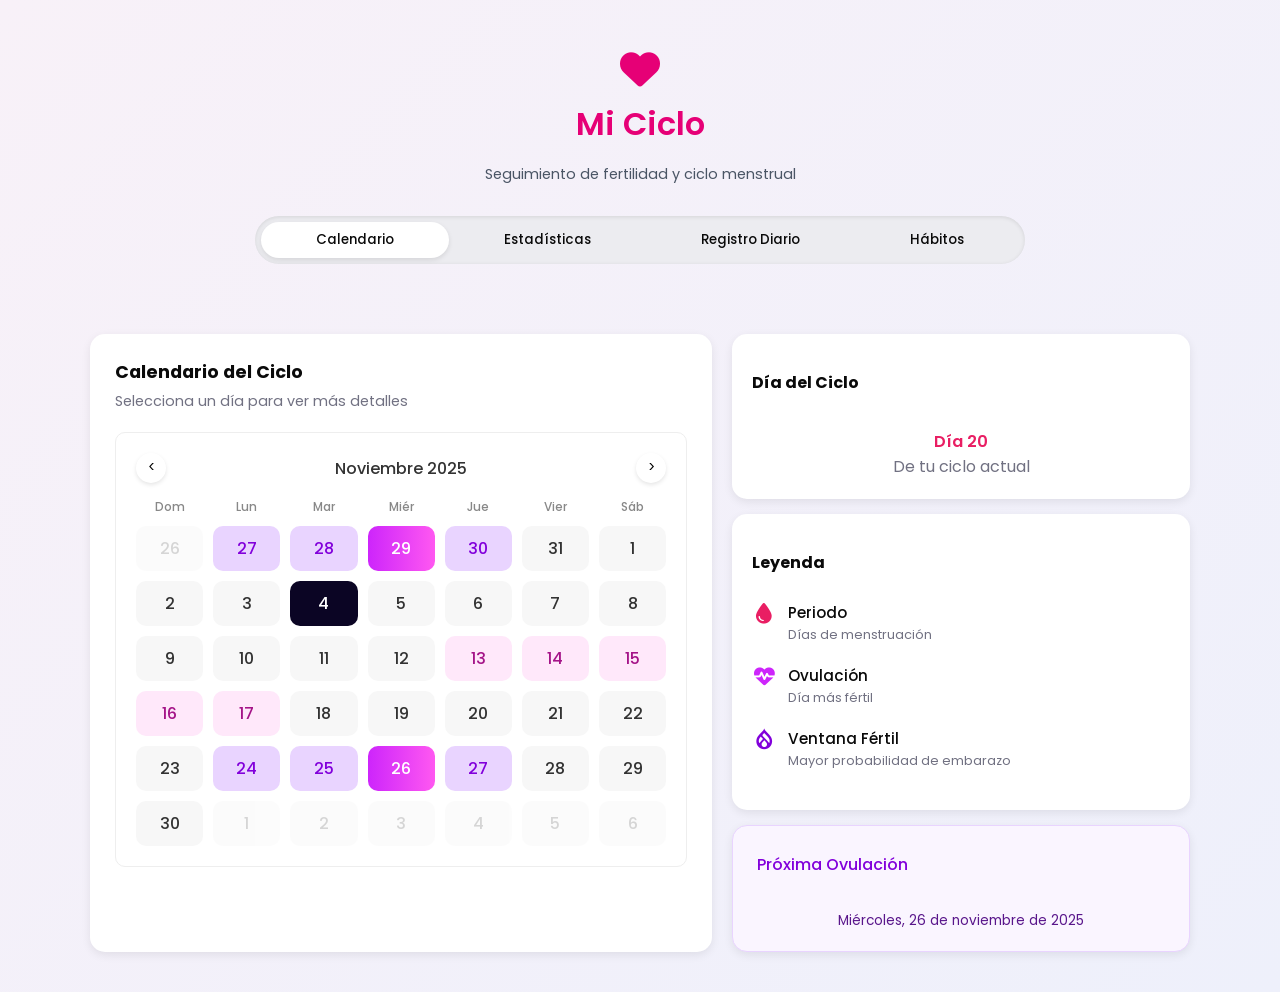
<file: index.html>
<!DOCTYPE html>
<html lang="es">
<head>
  <meta charset="UTF-8">
  <meta name="viewport" content="width=device-width, initial-scale=1.0">
  <title>Mi Ciclo - App de Fertilidad</title>
  <link rel="stylesheet" href="styles.css">
  <link href="https://fonts.googleapis.com/css2?family=Poppins:wght@400;500;600&display=swap" rel="stylesheet">
  <!-- Font Awesome para los iconos -->
  <link rel="stylesheet" href="https://cdnjs.cloudflare.com/ajax/libs/font-awesome/6.4.0/css/all.min.css">
   <link rel="icon" href="fertility-app/Images/heart-favicon.svg" type="image/svg+xml">
</head>
<body>

  <!-- ============================================ -->
  <!-- HEADER: Logo, título y navegación por tabs -->
  <!-- ============================================ -->
  <header class="header">
    <div class="logo">
      <div class="icono"><i class="fa-solid fa-heart" style="color: #e60076;"></i></div>
      <h1>Mi Ciclo</h1>
      <p>Seguimiento de fertilidad y ciclo menstrual</p>
    </div>

    <!-- Checkbox oculto para controlar el menú (solo CSS) -->
  <input type="checkbox" id="menu-toggle" class="menu-toggle">

    <!-- Botón hamburguesa (solo visible en móvil) -->
  <label for="menu-toggle" class="hamburger">
    <i class="fa-solid fa-bars"></i>
  </label>

    <!-- Navegación con tabs -->
    <nav class="tabs">
      <button class="active">Calendario</button>
      <button>Estadísticas</button>
      <button>Registro Diario</button>
      <button>Hábitos</button>
    </nav>
  </header>

  <!-- ============================================ -->
  <!-- CONTENEDOR PRINCIPAL: Layout de 2 columnas -->
  <!-- ============================================ -->
  <main class="contenedor">
    
    <!-- ============================================ -->
    <!-- COLUMNA IZQUIERDA: Calendario del ciclo -->
    <!-- ============================================ -->
    <section class="calendario">
      <h2>Calendario del Ciclo</h2>
      <p>Selecciona un día para ver más detalles</p>

      <div class="calendar-box">
        <!-- Encabezado del calendario con navegación -->
        <div class="calendar-header">
          <button>&lt;</button>
          <h3>Noviembre 2025</h3>
          <button>&gt;</button>
        </div>

        <!-- Encabezado con días de la semana -->
        <div class="calendar-weekdays">
          <div>Dom</div>
          <div>Lun</div>
          <div>Mar</div>
          <div>Miér</div>
          <div>Jue</div>
          <div>Vier</div>
          <div>Sáb</div>
        </div>

        <!-- Grid del calendario con todos los días del mes -->
        <!-- LÓGICA DEL CICLO:
             - Día 1 del ciclo: 16 de octubre (inicio menstruación)
             - Días 1-5: Período (16-20 octubre)
             - Día 11-15: Ventana fértil (26-30 octubre)
             - Día 14: Ovulación (29 octubre)
             - Día 20: HOY 4 de noviembre (día actual)
        -->
        <div class="calendar-grid">
          <!-- Semana 1: Final de octubre + inicio de noviembre -->
          <div class="dia muted">26</div>
          <div class="dia fertil">27</div>       <!-- Día 12: Ventana fértil -->
          <div class="dia fertil">28</div>       <!-- Día 13: Ventana fértil -->
          <div class="dia ovulacion">29</div>    <!-- Día 14: Ovulación -->
          <div class="dia fertil">30</div>       <!-- Día 15: Ventana fértil -->
          <div class="dia">31</div>              <!-- Día 16 -->
          <div class="dia">1</div>               <!-- Día 17 -->

          <!-- Semana 2 -->
          <div class="dia">2</div>               <!-- Día 18 -->
          <div class="dia">3</div>               <!-- Día 19 -->
          <div class="dia activo">4</div>        <!-- Día 20: HOY (día actual) -->
          <div class="dia">5</div>               <!-- Día 21 -->
          <div class="dia">6</div>               <!-- Día 22 -->
          <div class="dia">7</div>               <!-- Día 23 -->
          <div class="dia">8</div>               <!-- Día 24 -->

          <!-- Semana 3 -->
          <div class="dia">9</div>               <!-- Día 25 -->
          <div class="dia">10</div>              <!-- Día 26 -->
          <div class="dia">11</div>              <!-- Día 27 -->
          <div class="dia">12</div>              <!-- Día 28 -->
          <div class="dia periodo">13</div>      <!-- Día 1: Inicio nuevo ciclo -->
          <div class="dia periodo">14</div>      <!-- Día 2: Período -->
          <div class="dia periodo">15</div>      <!-- Día 3: Período -->

          <!-- Semana 4 -->
          <div class="dia periodo">16</div>      <!-- Día 4: Período -->
          <div class="dia periodo">17</div>      <!-- Día 5: Último día período -->
          <div class="dia">18</div>              <!-- Día 6 -->
          <div class="dia">19</div>              <!-- Día 7 -->
          <div class="dia">20</div>              <!-- Día 8 -->
          <div class="dia">21</div>              <!-- Día 9 -->
          <div class="dia">22</div>              <!-- Día 10 -->

          <!-- Semana 5 -->
          <div class="dia">23</div>              <!-- Día 11 -->
          <div class="dia fertil">24</div>       <!-- Día 12: Ventana fértil -->
          <div class="dia fertil">25</div>       <!-- Día 13: Ventana fértil -->
          <div class="dia ovulacion">26</div>    <!-- Día 14: Próxima ovulación -->
          <div class="dia fertil">27</div>       <!-- Día 15: Ventana fértil -->
          <div class="dia">28</div>              <!-- Día 16 -->
          <div class="dia">29</div>              <!-- Día 17 -->

          <!-- Semana 6: Final de noviembre + inicio de diciembre -->
          <div class="dia">30</div>              <!-- Día 18 -->
          <div class="dia muted">1</div>         <!-- Día 19 -->
          <div class="dia muted">2</div>         <!-- Día 20 -->
          <div class="dia muted">3</div>         <!-- Día 21 -->
          <div class="dia muted">4</div>         <!-- Día 22 -->
          <div class="dia muted">5</div>         <!-- Día 23 -->
          <div class="dia muted">6</div>         <!-- Día 24 -->
        </div>
      </div>
    </section>

    <!-- ============================================ -->
    <!-- COLUMNA DERECHA: Información del ciclo -->
    <!-- ============================================ -->
    <aside class="detalles">
      
      <!-- Card: Día del ciclo actual -->
      <div class="box">
        <h3>Día del Ciclo</h3>
        <p><span>Día 20</span><br/>De tu ciclo actual</p>
      </div>

      <!-- Card: Leyenda de colores -->
      <div class="box">
        <h3>Leyenda</h3>
        <ul>
          <li>
            <i class="fa-solid fa-droplet"></i>
            <div>
               <div>Periodo</div>
               <div class="dias-menstruacion">Días de menstruación</div>
            </div>
          </li>

          <li>
            <i class="fa-solid fa-heart-pulse"></i>
            <div>
               <div>Ovulación</div>
               <div class="dia-mas-fertil">Día más fértil</div>
            </div>
          </li>

          <li>
            <i class="fa-brands fa-drupal"></i>
            <div>
               <div>Ventana Fértil</div>
               <div class="mayor-probabi-de-embarazo">Mayor probabilidad de embarazo</div>
            </div> 
          </li>
        </ul>
      </div>

      <!-- Card: Próxima ovulación -->
      <div class="box ovulacion-box">
        <h3>Próxima Ovulación</h3>
        <p>Miércoles, 26 de noviembre de 2025</p>
      </div>
    </aside>

  </main>

</body>
</html>
</file>
<file: styles.css>
/* ============================================ */
/* RESET Y CONFIGURACIÓN GLOBAL */
/* ============================================ */
* {
  margin: 0;
  padding: 0;
  box-sizing: border-box;
  font-family: 'Poppins', sans-serif;
}

body {
  background: linear-gradient(135deg, #f8f1f8, #eef0fb);
  color: #333;
  display: flex;
  flex-direction: column;
  align-items: center;
  padding: 40px 20px;
}

/* ============================================ */
/* HEADER: Logo, título y subtítulo */
/* ============================================ */
.header {
  text-align: center;
  margin-bottom: 30px;
}

.header .icono {
  font-size: 2.5rem;
}

.header h1 {
  color: #e60076;
  font-weight: 600;
  padding-bottom: 1rem;
}

.header p {
  color: #4a5565;
  font-size: 0.9rem;
  padding-bottom: 1rem;
}

/* ============================================ */
/* NAVEGACIÓN: Tabs superiores */
/* ============================================ */
.tabs {
  display: flex;
  justify-content: center;
  margin-top: 15px;
  background: #ececf0;
  border-radius: 40px;
  padding: 6px;
  box-shadow: inset 0 1px 4px rgba(0,0,0,0.1);
}

.tabs button {
  background: none;
  border: none;
  padding: 8px 55px;
  border-radius: 40px;
  font-weight: 500;
  cursor: pointer;
  color: #0a0a0a;
  transition: 0.3s;
}

.tabs button.active {
  background: white;
  box-shadow: 0 2px 5px rgba(0,0,0,0.1);
}

/* ============================================ */
/* LAYOUT PRINCIPAL: Diseño de 2 columnas */
/* ============================================ */
.contenedor {
  display: flex;
  gap: 20px;
  width: 90%;
  max-width: 1100px;
  margin-top: 40px;
}

/* ============================================ */
/* COLUMNA IZQUIERDA: Calendario */
/* ============================================ */
.calendario {
  background: white;
  border-radius: 15px;
  box-shadow: 0 3px 10px rgba(0,0,0,0.08);
  padding: 25px;
  flex: 1;
}

.calendario h2 {
  font-size: 1.1rem;
  color: #0a0a0a;
  margin-bottom: 6px;
}

.calendario p {
  color: #717182;
  font-size: 0.9rem;
  margin-bottom: 20px;
}

/* Caja contenedora del calendario */
.calendar-box {
  border: 1px solid #eee;
  border-radius: 10px;
  padding: 20px;
}

/* Encabezado del calendario: mes y navegación */
.calendar-header {
  display: flex;
  justify-content: space-between;
  align-items: center;
  margin-bottom: 15px;
}

.calendar-header h3 {
  font-size: 1rem;
  font-weight: 500;
}

.calendar-header button {
  background: white;
  border: none;
  border-radius: 50%;
  width: 30px;
  height: 30px;
  cursor: pointer;
  box-shadow: 0 2px 4px rgba(0,0,0,0.1);
  transition: 0.2s;
}

.calendar-header button:hover {
  background: #f5f5f5;
}

/* Encabezado con días de la semana */
.calendar-weekdays {
  display: grid;
  grid-template-columns: repeat(7, 1fr);
  gap: 10px;
  margin-bottom: 10px;
  text-align: center;
}

.calendar-weekdays div {
  font-size: 0.75rem;
  font-weight: 500;
  color: #888;
}

/* Grid del calendario: 7 columnas para los días */
.calendar-grid {
  display: grid;
  grid-template-columns: repeat(7, 1fr);
  gap: 10px;
}

/* Estilo base para cada día del calendario */
.dia {
  text-align: center;
  padding: 10px;
  border-radius: 10px;
  font-weight: 500;
  background: #f7f7f7;
  cursor: pointer;
  transition: 0.2s;
}

.dia:hover {
  transform: scale(1.05);
}

/* Días del mes anterior/siguiente (atenuados) */
.dia.muted {
  opacity: 0.4;
  color: #999;
}

/* ============================================ */
/* COLORES DEL CALENDARIO - Matching con leyenda */
/* ============================================ */

/* Días de período (menstruación) - ROSA CLARO */
.dia.periodo {
  background: #ffe8fa;
  color: #a51488;
}

/* Día de ovulación (más fértil) - ROSA INTENSO CON GRADIENTE */
.dia.ovulacion {
  background: linear-gradient(90deg, #cd25fb, #ff58f1);
  color: white;
}

/* Días de ventana fértil - MORADO CLARO */
.dia.fertil {
  background: #e9d4ff;
  color: #8200db;
}

/* Día actual/seleccionado - NEGRO */
.dia.activo {
  background: #0b0524;
  color: white;
}

/* ============================================ */
/* COLUMNA DERECHA: Cards de información */
/* ============================================ */
.detalles {
  display: flex;
  flex-direction: column;
  gap: 15px;
  flex: 0.8;
}

/* Estilo base para los cards */
.box {
  background: white;
  border-radius: 15px;
  box-shadow: 0 3px 10px rgba(0,0,0,0.08);
  padding: 20px;
}

.box h3 {
  font-size: 1rem;
  margin-bottom: 10px;
  color: #0a0a0a;
}

.box span {
  color: #e91e63;
  font-weight: 600;
}

.box p {
   padding-top: .5rem;
   text-align: center;
   color: #717182;
}

/* ============================================ */
/* LEYENDA CON ICONOS - Nuevo diseño */
/* ============================================ */

.leyenda-lista {
  list-style: none;
  display: flex;
  flex-direction: column;
  gap: 15px;
}

.leyenda-lista li {
  display: flex;
  align-items: center;
  gap: 12px;
  margin-bottom: 0;
}

/* Círculos con iconos */
.icon-circle {
  width: 40px;
  height: 40px;
  border-radius: 50%;
  display: flex;
  align-items: center;
  justify-content: center;
  flex-shrink: 0;
  font-size: 1.1rem;
}

.icon-circle.periodo {
  background: #ffe8fa;
  color: #e91e63;
}

.icon-circle.ovulacion {
  background: linear-gradient(90deg, #cd25fb, #ff58f1);
  color: white;
}

.icon-circle.fertil {
  background: #e9d4ff;
  color: #8200db;
}

/* Texto de leyenda en dos líneas */
.leyenda-texto {
  display: flex;
  flex-direction: column;
  gap: 2px;
}

.leyenda-texto strong {
  font-size: 0.95rem;
  font-weight: 600;
  color: #333;
}

.leyenda-texto span {
  font-size: 0.8rem;
  font-weight: 400;
  color: #888;
}


/* ============================================ */
/* LEYENDA CON ICONOS DE FONT AWESOME */
/* ============================================ */

/* Eliminar viñetas de la lista */
.box ul {
  list-style: none;
  padding: 0;
}

.box li {
  margin-bottom: 20px;
  display: flex;
  align-items: flex-start;
  gap: 12px;
}

.box h3 {
   padding-top: 1rem;
   padding-bottom: 1rem;
   color: #0a0a0a;
}

/* Iconos de Font Awesome con colores */
.box li i {
  font-size: 1.3rem;
  width: 24px;
  text-align: center;
  flex-shrink: 0;
  margin-top: 2px;
}

/* Color del icono de período */
.fa-droplet {
  color: #e91e63;
}

/* Color del icono de ovulación */
.fa-heart-pulse {
  color: #cd25fb;
}

/* Color del icono de ventana fértil */
.fa-drupal {
  color: #8200db;
}

/* Contenedor de texto (título + descripción) */
.box li > div {
   display: flex;
   flex-direction: column;
   gap: 2px;
}

/* Título principal (Periodo, Ovulación, etc.) */
.box li > div > div:first-child {
   font-weight: 500;
   color: #0a0a0a;
   font-size: 0.95rem;
}

/* Textos secundarios (descripción) */
.dias-menstruacion,
.dia-mas-fertil,
.mayor-probabi-de-embarazo {
   color: #717182;
   font-size: 0.8rem;
   font-weight: 400;
}


/* ============================================ */
/* Card especial: Próxima ovulación */
/* ============================================ */

.ovulacion-box {
  background: #faf5ff;
  color: #8200db;
  font-weight: 500;
  border: 1px solid #e9d4ff;
  padding: 10px 1.5rem 20px;
}

.ovulacion-box h3 {
  font-weight: 500;
  color: #8200db;
}

.ovulacion-box p {
  color: #59168b;
  font-size: 0.85rem;
  font-weight: 400;
}


/* ============================================ */
/* NAVEGACIÓN: Tabs superiores */
/* ============================================ */
.tabs {
  display: flex;
  justify-content: center;
  margin-top: 15px;
  background: #ececf0;
  border-radius: 40px;
  padding: 6px;
  box-shadow: inset 0 1px 4px rgba(0,0,0,0.1);
}

.tabs button {
  background: none;
  border: none;
  padding: 8px 55px;
  border-radius: 40px;
  font-weight: 500;
  cursor: pointer;
  color: #0a0a0a;
  transition: 0.3s;
}

.tabs button.active {
  background: white;
  box-shadow: 0 2px 5px rgba(0,0,0,0.1);
}

/* ============================================ */
/* MENÚ HAMBURGUESA (solo CSS) */
/* ============================================ */

/* Ocultar el checkbox */
.menu-toggle {
  display: none;
}

/* Botón hamburguesa (oculto por defecto) */
.hamburger {
  display: none;
  background: #e60076;
  border: none;
  color: white;
  font-size: 1.5rem;
  padding: 10px 15px;
  border-radius: 8px;
  cursor: pointer;
  margin-top: 10px;
  transition: 0.3s;
}

.hamburger:hover {
  background: #c70066;
}

/* ============================================ */
/* LAYOUT PRINCIPAL: Diseño de 2 columnas */
/* ============================================ */
.contenedor {
  display: flex;
  gap: 20px;
  width: 90%;
  max-width: 1100px;
  margin-top: 40px;
}

/* ============================================ */
/* COLUMNA IZQUIERDA: Calendario */
/* ============================================ */
.calendario {
  background: white;
  border-radius: 15px;
  box-shadow: 0 3px 10px rgba(0,0,0,0.08);
  padding: 25px;
  flex: 1;
}

.calendario h2 {
  font-size: 1.1rem;
  color: #0a0a0a;
  margin-bottom: 6px;
}

.calendario p {
  color: #717182;
  font-size: 0.9rem;
  margin-bottom: 20px;
}

/* Caja contenedora del calendario */
.calendar-box {
  border: 1px solid #eee;
  border-radius: 10px;
  padding: 20px;
}

/* Encabezado del calendario: mes y navegación */
.calendar-header {
  display: flex;
  justify-content: space-between;
  align-items: center;
  margin-bottom: 15px;
}

.calendar-header h3 {
  font-size: 1rem;
  font-weight: 500;
}

.calendar-header button {
  background: white;
  border: none;
  border-radius: 50%;
  width: 30px;
  height: 30px;
  cursor: pointer;
  box-shadow: 0 2px 4px rgba(0,0,0,0.1);
  transition: 0.2s;
}

.calendar-header button:hover {
  background: #f5f5f5;
}

/* Encabezado con días de la semana */
.calendar-weekdays {
  display: grid;
  grid-template-columns: repeat(7, 1fr);
  gap: 10px;
  margin-bottom: 10px;
  text-align: center;
}

.calendar-weekdays div {
  font-size: 0.75rem;
  font-weight: 500;
  color: #888;
}

/* Grid del calendario: 7 columnas para los días */
.calendar-grid {
  display: grid;
  grid-template-columns: repeat(7, 1fr);
  gap: 10px;
}

/* Estilo base para cada día del calendario */
.dia {
  text-align: center;
  padding: 10px;
  border-radius: 10px;
  font-weight: 500;
  background: #f7f7f7;
  cursor: pointer;
  transition: 0.2s;
}

.dia:hover {
  transform: scale(1.05);
}

/* Días del mes anterior/siguiente (atenuados) */
.dia.muted {
  opacity: 0.4;
  color: #999;
}

/* ============================================ */
/* COLORES DEL CALENDARIO - Matching con leyenda */
/* ============================================ */

/* Días de período (menstruación) - ROSA CLARO */
.dia.periodo {
  background: #ffe8fa;
  color: #a51488;
}

/* Día de ovulación (más fértil) - ROSA INTENSO CON GRADIENTE */
.dia.ovulacion {
  background: linear-gradient(90deg, #cd25fb, #ff58f1);
  color: white;
}

/* Días de ventana fértil - MORADO CLARO */
.dia.fertil {
  background: #e9d4ff;
  color: #8200db;
}

/* Día actual/seleccionado - NEGRO */
.dia.activo {
  background: #0b0524;
  color: white;
}

/* ============================================ */
/* COLUMNA DERECHA: Cards de información */
/* ============================================ */
.detalles {
  display: flex;
  flex-direction: column;
  gap: 15px;
  flex: 0.8;
}

/* Estilo base para los cards */
.box {
  background: white;
  border-radius: 15px;
  box-shadow: 0 3px 10px rgba(0,0,0,0.08);
  padding: 20px;
}

.box h3 {
  font-size: 1rem;
  margin-bottom: 10px;
  color: #0a0a0a;
}

.box span {
  color: #e91e63;
  font-weight: 600;
}

.box p {
   padding-top: .5rem;
   text-align: center;
   color: #717182;
}

/* ============================================ */
/* LEYENDA CON ICONOS DE FONT AWESOME */
/* ============================================ */

/* Eliminar viñetas de la lista */
.box ul {
  list-style: none;
  padding: 0;
}

.box li {
  margin-bottom: 20px;
  display: flex;
  align-items: flex-start;
  gap: 12px;
}

.box h3 {
   padding-top: 1rem;
   padding-bottom: 1rem;
   color: #0a0a0a;
}

/* Iconos de Font Awesome con colores */
.box li i {
  font-size: 1.3rem;
  width: 24px;
  text-align: center;
  flex-shrink: 0;
  margin-top: 2px;
}

/* Color del icono de período */
.fa-droplet {
  color: #e91e63;
}

/* Color del icono de ovulación */
.fa-heart-pulse {
  color: #cd25fb;
}

/* Color del icono de ventana fértil */
.fa-drupal {
  color: #8200db;
}

/* Contenedor de texto (título + descripción) */
.box li > div {
   display: flex;
   flex-direction: column;
   gap: 2px;
}

/* Título principal (Periodo, Ovulación, etc.) */
.box li > div > div:first-child {
   font-weight: 500;
   color: #0a0a0a;
   font-size: 0.95rem;
}

/* Textos secundarios (descripción) */
.dias-menstruacion,
.dia-mas-fertil,
.mayor-probabi-de-embarazo {
   color: #717182;
   font-size: 0.8rem;
   font-weight: 400;
}

/* ============================================ */
/* Card especial: Próxima ovulación */
/* ============================================ */

.ovulacion-box {
  background: #faf5ff;
  color: #8200db;
  font-weight: 500;
  border: 1px solid #e9d4ff;
  padding: 10px 1.5rem 20px;
}

.ovulacion-box h3 {
  font-weight: 500;
  color: #8200db;
}

.ovulacion-box p {
  color: #59168b;
  font-size: 0.85rem;
  font-weight: 400;
}

/* ============================================ */
/* RESPONSIVE: Adaptación para tablets */
/* ============================================ */
@media (max-width: 900px) {
  .contenedor {
    flex-direction: column;
  }
  
  .tabs button {
    padding: 8px 20px;
    font-size: 0.85rem;
  }
}

/* ============================================ */
/* RESPONSIVE: Adaptación para móviles */
/* ============================================ */
@media (max-width: 600px) {
  /* Reducir padding general del body */
  body {
    padding: 20px 10px;
  }

  /* Header con logo centrado y hamburguesa a la derecha */
  .header {
    margin-bottom: 20px;
    position: relative;
  }

  .header .logo {
    position: relative;
    padding-top: 10px;
  }

  .header .icono {
    font-size: 2rem;
  }

  .header h1 {
    font-size: 1.5rem;
    padding-bottom: 0.5rem;
  }

  .header p {
    font-size: 0.8rem;
    padding-bottom: 0.5rem;
  }

   /* Botón hamburguesa fijo en esquina superior derecha */
  .hamburger {
    display: inline-block;
    position: absolute;
    top: 0;
    right: -2rem;
    margin-top: 0;
    background: linear-gradient(135deg, #f8f1f8, #eef0fb);
    color: #0b0524;
  }

  .hamburger:hover {
   background: linear-gradient(135deg, #f8f1f8, #eef0fb);;
  }

  /* Ocultar tabs por defecto en móvil */
  .tabs {
    display: none;
    flex-direction: column;
    position: absolute;
    top: 100%;
    right: 10px;
    transform: none;
    width: 250px;
    background: white;
    border-radius: 15px;
    box-shadow: 0 5px 20px rgba(0,0,0,0.2);
    padding: 10px;
    z-index: 1000;
    margin-top: 10px;
  }

  /* Mostrar tabs cuando el checkbox está marcado */
  .menu-toggle:checked ~ .tabs {
    display: flex;
  }

  /* Cambiar icono cuando está abierto */
  .menu-toggle:checked ~ .hamburger i::before {
    content: "\f00d";
  }

  .tabs button {
    padding: 12px 20px;
    font-size: 0.9rem;
    text-align: left;
    border-radius: 8px;
    margin-bottom: 5px;
    width: 100%;
  }

  .tabs button.active {
    background: #ffe8fa;
    color: #0a0a0a;
  }

  /* Contenedor principal */
  .contenedor {
    width: 100%;
    margin-top: 20px;
    gap: 15px;
  }

  /* Calendario más compacto */
  .calendario {
    padding: 15px;
  }

  .calendario h2 {
    font-size: 1rem;
    text-align: center;
  }

  .calendario p {
    font-size: 0.85rem;
    margin-bottom: 15px;
    text-align: center;
  }

  .calendar-box {
    padding: 15px;
  }

  .calendar-header h3 {
    font-size: 0.9rem;
  }

  .calendar-header button {
    width: 28px;
    height: 28px;
    font-size: 0.85rem;
  }

  /* Días de la semana más pequeños */
  .calendar-weekdays {
    gap: 5px;
  }

  .calendar-weekdays div {
    font-size: 0.65rem;
  }

  /* Grid del calendario ajustado */
  .calendar-grid {
    gap: 5px;
  }

  .dia {
    padding: 8px 4px;
    font-size: 0.85rem;
    border-radius: 8px;
  }

  /* Cards de la columna derecha */
  .detalles {
    gap: 12px;
  }

  .box {
    padding: 15px;
  }

  .box h3 {
    font-size: 0.95rem;
    padding-top: 0.5rem;
    padding-bottom: 0.5rem;
    text-align: center;
  }

  /* Leyenda más compacta */
  .box li {
    margin-bottom: 15px;
  }

  .box li i {
    font-size: 1.1rem;
    width: 20px;
  }

  .box li > div > div:first-child {
    font-size: 0.9rem;
  }

  .dias-menstruacion,
  .dia-mas-fertil,
  .mayor-probabi-de-embarazo {
    font-size: 0.75rem;
  }

  /* Card de próxima ovulación */
  .ovulacion-box {
    padding: 10px 1rem 15px;
  }

  .ovulacion-box h3 {
    font-size: 0.95rem;
    text-align: left;
  }

  .ovulacion-box p {
    font-size: 0.8rem;
    text-align: left;
  }
}

/* Para pantallas MUY pequeñas (menos de 360px) */
@media (max-width: 360px) {
  body {
    padding: 15px 8px;
  }

  .calendario,
  .box {
    padding: 12px;
  }

  .calendar-grid {
    gap: 4px;
  }

  .dia {
    padding: 6px 2px;
    font-size: 0.8rem;
  }

  .calendar-weekdays div {
    font-size: 0.6rem;
  }
}
</file>
<file: fertility-app/styles.css>
/* ============================================ */
/* RESET Y CONFIGURACIÓN GLOBAL */
/* ============================================ */
* {
  margin: 0;
  padding: 0;
  box-sizing: border-box;
  font-family: 'Poppins', sans-serif;
}

body {
  background: linear-gradient(135deg, #f8f1f8, #eef0fb);
  color: #333;
  display: flex;
  flex-direction: column;
  align-items: center;
  padding: 40px 20px;
}

/* ============================================ */
/* HEADER: Logo, título y subtítulo */
/* ============================================ */
.header {
  text-align: center;
  margin-bottom: 30px;
}

.header .icono {
  font-size: 2.5rem;
}

.header h1 {
  color: #e60076;
  font-weight: 600;
  padding-bottom: 1rem;
}

.header p {
  color: #4a5565;
  font-size: 0.9rem;
  padding-bottom: 1rem;
}

/* ============================================ */
/* NAVEGACIÓN: Tabs superiores */
/* ============================================ */
.tabs {
  display: flex;
  justify-content: center;
  margin-top: 15px;
  background: #ececf0;
  border-radius: 40px;
  padding: 6px;
  box-shadow: inset 0 1px 4px rgba(0,0,0,0.1);
}

.tabs button {
  background: none;
  border: none;
  padding: 8px 55px;
  border-radius: 40px;
  font-weight: 500;
  cursor: pointer;
  color: #0a0a0a;
  transition: 0.3s;
}

.tabs button.active {
  background: white;
  box-shadow: 0 2px 5px rgba(0,0,0,0.1);
}

/* ============================================ */
/* LAYOUT PRINCIPAL: Diseño de 2 columnas */
/* ============================================ */
.contenedor {
  display: flex;
  gap: 20px;
  width: 90%;
  max-width: 1100px;
  margin-top: 40px;
}

/* ============================================ */
/* COLUMNA IZQUIERDA: Calendario */
/* ============================================ */
.calendario {
  background: white;
  border-radius: 15px;
  box-shadow: 0 3px 10px rgba(0,0,0,0.08);
  padding: 25px;
  flex: 1;
}

.calendario h2 {
  font-size: 1.1rem;
  color: #0a0a0a;
  margin-bottom: 6px;
}

.calendario p {
  color: #717182;
  font-size: 0.9rem;
  margin-bottom: 20px;
}

/* Caja contenedora del calendario */
.calendar-box {
  border: 1px solid #eee;
  border-radius: 10px;
  padding: 20px;
}

/* Encabezado del calendario: mes y navegación */
.calendar-header {
  display: flex;
  justify-content: space-between;
  align-items: center;
  margin-bottom: 15px;
}

.calendar-header h3 {
  font-size: 1rem;
  font-weight: 500;
}

.calendar-header button {
  background: white;
  border: none;
  border-radius: 50%;
  width: 30px;
  height: 30px;
  cursor: pointer;
  box-shadow: 0 2px 4px rgba(0,0,0,0.1);
  transition: 0.2s;
}

.calendar-header button:hover {
  background: #f5f5f5;
}

/* Encabezado con días de la semana */
.calendar-weekdays {
  display: grid;
  grid-template-columns: repeat(7, 1fr);
  gap: 10px;
  margin-bottom: 10px;
  text-align: center;
}

.calendar-weekdays div {
  font-size: 0.75rem;
  font-weight: 500;
  color: #888;
}

/* Grid del calendario: 7 columnas para los días */
.calendar-grid {
  display: grid;
  grid-template-columns: repeat(7, 1fr);
  gap: 10px;
}

/* Estilo base para cada día del calendario */
.dia {
  text-align: center;
  padding: 10px;
  border-radius: 10px;
  font-weight: 500;
  background: #f7f7f7;
  cursor: pointer;
  transition: 0.2s;
}

.dia:hover {
  transform: scale(1.05);
}

/* Días del mes anterior/siguiente (atenuados) */
.dia.muted {
  opacity: 0.4;
  color: #999;
}

/* ============================================ */
/* COLORES DEL CALENDARIO - Matching con leyenda */
/* ============================================ */

/* Días de período (menstruación) - ROSA CLARO */
.dia.periodo {
  background: #ffe8fa;
  color: #a51488;
}

/* Día de ovulación (más fértil) - ROSA INTENSO CON GRADIENTE */
.dia.ovulacion {
  background: linear-gradient(90deg, #cd25fb, #ff58f1);
  color: white;
}

/* Días de ventana fértil - MORADO CLARO */
.dia.fertil {
  background: #e9d4ff;
  color: #8200db;
}

/* Día actual/seleccionado - NEGRO */
.dia.activo {
  background: #0b0524;
  color: white;
}

/* ============================================ */
/* COLUMNA DERECHA: Cards de información */
/* ============================================ */
.detalles {
  display: flex;
  flex-direction: column;
  gap: 15px;
  flex: 0.8;
}

/* Estilo base para los cards */
.box {
  background: white;
  border-radius: 15px;
  box-shadow: 0 3px 10px rgba(0,0,0,0.08);
  padding: 20px;
}

.box h3 {
  font-size: 1rem;
  margin-bottom: 10px;
  color: #0a0a0a;
}

.box span {
  color: #e91e63;
  font-weight: 600;
}

.box p {
   padding-top: .5rem;
   text-align: center;
   color: #717182;
}

/* ============================================ */
/* LEYENDA CON ICONOS - Nuevo diseño */
/* ============================================ */

.leyenda-lista {
  list-style: none;
  display: flex;
  flex-direction: column;
  gap: 15px;
}

.leyenda-lista li {
  display: flex;
  align-items: center;
  gap: 12px;
  margin-bottom: 0;
}

/* Círculos con iconos */
.icon-circle {
  width: 40px;
  height: 40px;
  border-radius: 50%;
  display: flex;
  align-items: center;
  justify-content: center;
  flex-shrink: 0;
  font-size: 1.1rem;
}

.icon-circle.periodo {
  background: #ffe8fa;
  color: #e91e63;
}

.icon-circle.ovulacion {
  background: linear-gradient(90deg, #cd25fb, #ff58f1);
  color: white;
}

.icon-circle.fertil {
  background: #e9d4ff;
  color: #8200db;
}

/* Texto de leyenda en dos líneas */
.leyenda-texto {
  display: flex;
  flex-direction: column;
  gap: 2px;
}

.leyenda-texto strong {
  font-size: 0.95rem;
  font-weight: 600;
  color: #333;
}

.leyenda-texto span {
  font-size: 0.8rem;
  font-weight: 400;
  color: #888;
}


/* ============================================ */
/* LEYENDA CON ICONOS DE FONT AWESOME */
/* ============================================ */

/* Eliminar viñetas de la lista */
.box ul {
  list-style: none;
  padding: 0;
}

.box li {
  margin-bottom: 20px;
  display: flex;
  align-items: flex-start;
  gap: 12px;
}

.box h3 {
   padding-top: 1rem;
   padding-bottom: 1rem;
   color: #0a0a0a;
}

/* Iconos de Font Awesome con colores */
.box li i {
  font-size: 1.3rem;
  width: 24px;
  text-align: center;
  flex-shrink: 0;
  margin-top: 2px;
}

/* Color del icono de período */
.fa-droplet {
  color: #e91e63;
}

/* Color del icono de ovulación */
.fa-heart-pulse {
  color: #cd25fb;
}

/* Color del icono de ventana fértil */
.fa-drupal {
  color: #8200db;
}

/* Contenedor de texto (título + descripción) */
.box li > div {
   display: flex;
   flex-direction: column;
   gap: 2px;
}

/* Título principal (Periodo, Ovulación, etc.) */
.box li > div > div:first-child {
   font-weight: 500;
   color: #0a0a0a;
   font-size: 0.95rem;
}

/* Textos secundarios (descripción) */
.dias-menstruacion,
.dia-mas-fertil,
.mayor-probabi-de-embarazo {
   color: #717182;
   font-size: 0.8rem;
   font-weight: 400;
}


/* ============================================ */
/* Card especial: Próxima ovulación */
/* ============================================ */

.ovulacion-box {
  background: #faf5ff;
  color: #8200db;
  font-weight: 500;
  border: 1px solid #e9d4ff;
  padding: 10px 1.5rem 20px;
}

.ovulacion-box h3 {
  font-weight: 500;
  color: #8200db;
}

.ovulacion-box p {
  color: #59168b;
  font-size: 0.85rem;
  font-weight: 400;
}

/* ============================================ */
/* RESPONSIVE: Adaptación para móviles */
/* ============================================ */
@media (max-width: 900px) {
  .contenedor {
    flex-direction: column;
  }
  
  .tabs button {
    padding: 8px 20px;
    font-size: 0.85rem;
  }
}
</file>
